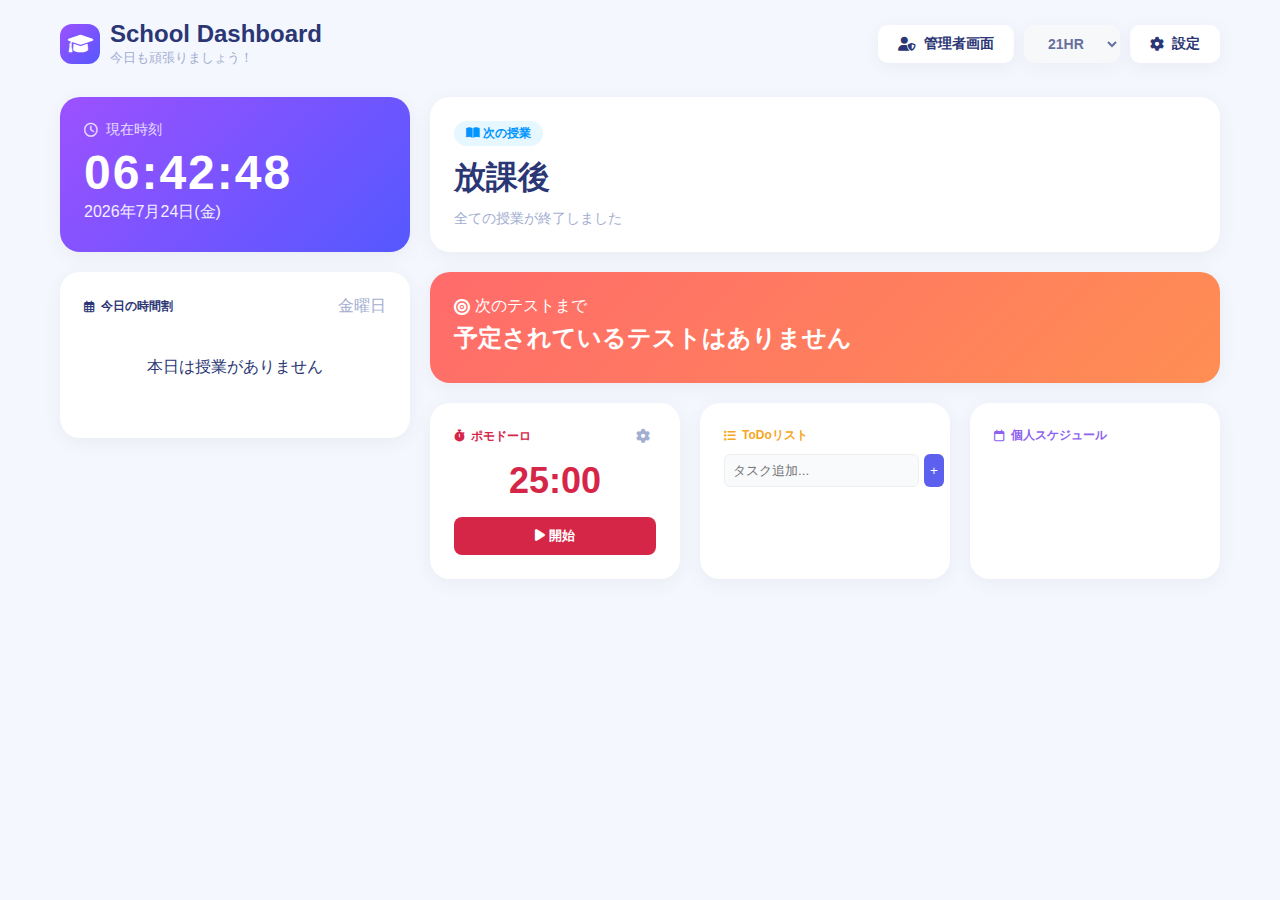
<file: index.html>
<!DOCTYPE html>
<html lang="ja">
<head>
    <meta charset="UTF-8">
    <meta name="viewport" content="width=device-width, initial-scale=1.0">
    <title>School Dashboard</title>
    <link rel="stylesheet" href="style.css">
    <link rel="stylesheet" href="https://cdnjs.cloudflare.com/ajax/libs/font-awesome/6.0.0/css/all.min.css">
</head>
<body>
    <div class="container">
        <header class="header">
            <div class="logo-area">
                <div class="logo-icon"><i class="fas fa-graduation-cap"></i></div>
                <div>
                    <h2 style="margin:0;">School Dashboard</h2>
                    <small style="color:var(--text-sub)">今日も頑張りましょう！</small>
                </div>
            </div>
            <div class="nav-group">
                <a href="admin.html" class="nav-btn"><i class="fas fa-user-shield"></i> 管理者画面</a>
                
                <select id="userClassDisplay" class="nav-btn" disabled style="background:#f9f9f9; cursor:default;"><option>読込中...</option></select>
                <a href="settings.html" class="nav-btn"><i class="fas fa-cog"></i> 設定</a>
            </div>
        </header>

        <div class="dashboard-grid">
            <div class="card clock-card">
                <div class="clock-header"><i class="far fa-clock"></i> 現在時刻</div>
                <div class="time-display" id="clockTime">--:--:--</div>
                <div class="date-display" id="clockDate">----/--/--</div>
            </div>

            <div class="card next-class-card">
                <div class="badge"><i class="fas fa-book-open"></i> 次の授業</div>
                <div class="subject-large" id="nextClassSubject">読み込み中...</div>
                <div style="color:var(--text-sub); font-size:14px;" id="nextClassTime">--:--</div>
            </div>

            <div class="card schedule-card">
                <div class="card-header-flex">
                    <div class="card-title"><i class="far fa-calendar-alt"></i> 今日の時間割</div>
                    <span id="scheduleDay" style="color:var(--text-sub)">-曜日</span>
                </div>
                <ul class="schedule-list" id="scheduleList">
                    </ul>
            </div>

            <div class="card test-card">
                <div class="test-info">
                    <div style="display:flex; align-items:center; gap:5px;"><i class="fas fa-bullseye"></i> 次のテストまで</div>
                    <h2 style="margin:5px 0;" id="testName">予定なし</h2>
                </div>
                <div class="countdown-timer" id="testTimer"></div>
            </div>

            <div class="tools-area">
                <div class="card">
                    <div class="card-header-flex">
                        <div class="card-title" style="color:#D62648;"><i class="fas fa-stopwatch"></i> ポモドーロ</div>
                        <button class="icon-btn" onclick="openPomoModal()"><i class="fas fa-cog"></i></button>
                    </div>
                    <div class="timer-display" id="pomoTimer">25:00</div>
                    <button class="pomo-btn" id="pomoBtn"><i class="fas fa-play"></i> 開始</button>
                </div>

                <div class="card">
                    <div class="card-header-flex">
                        <div class="card-title" style="color:#F5A623;"><i class="fas fa-list"></i> ToDoリスト</div>
                    </div>
                    <div class="todo-input-group">
                        <input type="text" class="todo-input" id="newTodo" placeholder="タスク追加...">
                        <button class="add-btn" id="addTodoBtn">+</button>
                    </div>
                    <ul class="todo-list" id="todoList"></ul>
                </div>

                <div class="card">
                    <div class="card-header-flex">
                        <div class="card-title" style="color:#8F5FEF;"><i class="far fa-calendar"></i> 個人スケジュール</div>
                    </div>
                    <div id="calendarArea" style="font-size:12px; color:var(--text-sub);">
                        </div>
                </div>
            </div>
        </div>
    </div>

    <div id="pomoModal" class="modal">
        <div class="modal-content">
            <h3>タイマー設定</h3>
            <p style="font-size:14px; color:#666;">集中する時間を設定してください（分）</p>
            <input type="number" id="pomoDurationInput" class="form-control" value="25" min="1" max="60">
            <div style="display:flex; gap:10px; margin-top:15px;">
                <button class="btn-primary" onclick="savePomoSetting()" style="background:var(--primary);">保存</button>
                <button class="btn-primary" onclick="closePomoModal()" style="background:#ccc;">キャンセル</button>
            </div>
        </div>
    </div>

    <script src="script.js"></script>
    <script>
        document.addEventListener('DOMContentLoaded', () => {
            initClock();
            loadGlobalData().then(() => {
                renderHome();
            });
            initPomodoro();
            initTodo();
        });
    </script>
</body>
</html>
</file>
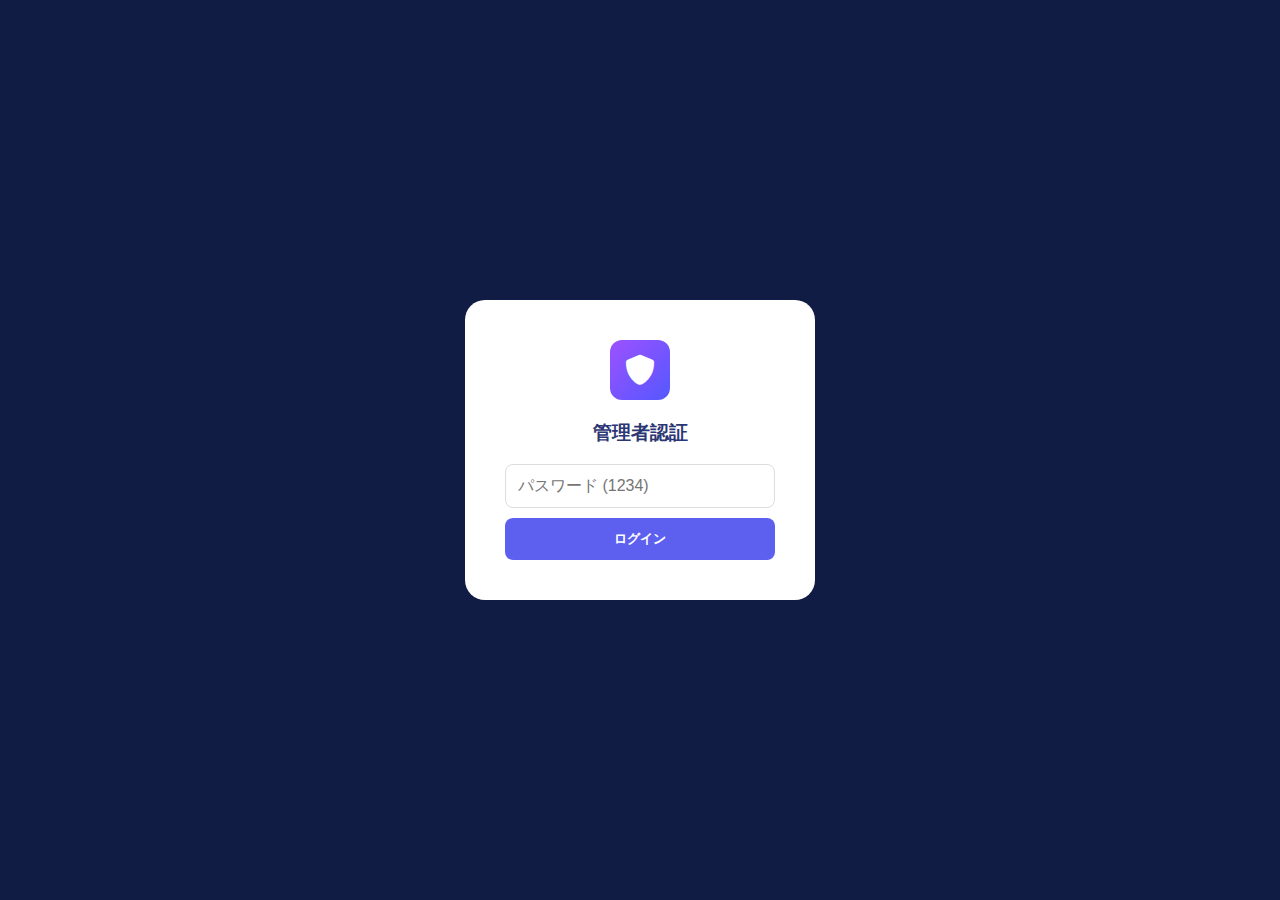
<file: admin.html>
<!DOCTYPE html>
<html lang="ja">
<head>
    <meta charset="UTF-8">
    <meta name="viewport" content="width=device-width, initial-scale=1.0">
    <title>管理者設定</title>
    <link rel="stylesheet" href="style.css">
    <link rel="stylesheet" href="https://cdnjs.cloudflare.com/ajax/libs/font-awesome/6.0.0/css/all.min.css">
</head>
<body>
    <div id="loginOverlay" class="admin-login-wrapper">
        <div class="login-box">
            <div class="logo-icon" style="margin:0 auto 20px auto; width:60px; height:60px; font-size:30px;">
                <i class="fas fa-shield-alt"></i>
            </div>
            <h3>管理者認証</h3>
            <div class="form-group">
                <input type="password" id="adminPass" class="form-control" placeholder="パスワード (1234)">
            </div>
            <button class="btn-primary" onclick="checkLogin()">ログイン</button>
        </div>
    </div>

    <div id="adminPanel" class="container" style="display:none;">
        <header class="header">
            <a href="index.html" style="color:var(--text-sub); text-decoration:none;"><i class="fas fa-arrow-left"></i> 生徒画面プレビュー</a>
            <h2>管理者設定</h2>
            <button class="nav-btn" onclick="logout()">ログアウト</button>
        </header>

        <div class="card" style="margin-bottom:20px; border:2px solid var(--primary);">
            <div style="display:flex; justify-content:space-between; cursor:pointer;" onclick="document.getElementById('ghSettings').style.display = document.getElementById('ghSettings').style.display==='none'?'block':'none'">
                <strong><i class="fab fa-github"></i> データ保存用設定 (GitHub Token)</strong>
                <i class="fas fa-chevron-down"></i>
            </div>
            <div id="ghSettings" style="display:none; margin-top:15px;">
                <div class="form-group">
                    <label>GitHub Personal Access Token (repo scope)</label>
                    <input type="password" id="ghToken" class="form-control" placeholder="ghp_xxxxxxxxxxxx">
                </div>
                <div class="row">
                    <input type="text" id="ghUser" class="form-control" placeholder="ユーザー名 (例: yourname)">
                    <input type="text" id="ghRepo" class="form-control" placeholder="リポジトリ名 (例: school-dash)">
                </div>
                <small style="color:red;">※このトークンはブラウザに保存されません。更新の度に入力するか、運用時は慎重に扱ってください。</small>
            </div>
        </div>

        <div class="tab-nav">
            <button class="tab-btn active" onclick="switchTab('time')">① 時限設定</button>
            <button class="tab-btn" onclick="switchTab('schedule')">② 時間割</button>
            <button class="tab-btn" onclick="switchTab('test')">③ テスト設定</button>
        </div>

        <div id="tab-time" class="tab-content active">
            <div class="card">
                <h3>時限開始・終了時刻</h3>
                <div id="timeSettingsContainer"></div>
            </div>
        </div>

        <div id="tab-schedule" class="tab-content">
            <div class="card">
                <div class="row">
                    <select id="adminClassSelect" class="form-control" onchange="renderAdminSchedule()">
                        <option value="21HR">21HR</option>
                        </select>
                    <select id="adminDaySelect" class="form-control" onchange="renderAdminSchedule()">
                        <option value="Mon">月曜日</option>
                        <option value="Tue">火曜日</option>
                        <option value="Wed">水曜日</option>
                        <option value="Thu">木曜日</option>
                        <option value="Fri">金曜日</option>
                    </select>
                </div>
                <div id="scheduleInputs"></div>
            </div>
        </div>

        <div id="tab-test" class="tab-content">
            <div class="card">
                <h3>新しいテストを追加</h3>
                <div class="row">
                    <input type="text" id="newTestName" class="form-control" placeholder="テスト名 (例: 中間テスト)">
                    <input type="date" id="newTestDate" class="form-control">
                </div>
                <button class="btn-primary" onclick="addTest()">＋ テストを追加</button>
                <hr>
                <div id="testList"></div>
            </div>
        </div>

        <div style="position:fixed; bottom:20px; right:20px; width:300px;">
            <button class="btn-primary" style="background:#2B3674; box-shadow:0 10px 30px rgba(0,0,0,0.3);" onclick="saveToGitHub()">
                <i class="fas fa-save"></i> 変更を全生徒に公開 (GitHub保存)
            </button>
        </div>
    </div>
    <script src="script.js"></script>
    <script>
        // 管理画面用ロジック
        let globalData = null;

        document.addEventListener('DOMContentLoaded', async () => {
            globalData = await loadGlobalData();
            renderTimeSettings();
            renderAdminSchedule();
            renderTestList();
        });

        function checkLogin() {
            if(document.getElementById('adminPass').value === '1234') {
                document.getElementById('loginOverlay').style.display = 'none';
                document.getElementById('adminPanel').style.display = 'block';
            } else {
                alert('パスワードが違います');
            }
        }
        function logout() { location.reload(); }

        function switchTab(tabId) {
            document.querySelectorAll('.tab-content').forEach(el => el.classList.remove('active'));
            document.querySelectorAll('.tab-btn').forEach(el => el.classList.remove('active'));
            document.getElementById('tab-'+tabId).classList.add('active');
            event.target.classList.add('active');
        }

        // --- レンダリング系 ---
        function renderTimeSettings() {
            const container = document.getElementById('timeSettingsContainer');
            container.innerHTML = globalData.timeSettings.map((t, index) => `
                <div class="row">
                    <div style="width:40px; font-weight:bold; background:var(--primary); color:white; text-align:center; border-radius:4px;">${t.period}</div>
                    <input type="time" value="${t.start}" onchange="updateTime(${index}, 'start', this.value)" class="form-control">
                    <span>〜</span>
                    <input type="time" value="${t.end}" onchange="updateTime(${index}, 'end', this.value)" class="form-control">
                </div>
            `).join('');
        }

        function renderAdminSchedule() {
            const cls = document.getElementById('adminClassSelect').value;
            const day = document.getElementById('adminDaySelect').value;
            const subjects = globalData.schedules[cls][day] || Array(7).fill("");
            
            const container = document.getElementById('scheduleInputs');
            container.innerHTML = subjects.map((sub, i) => `
                <div class="row">
                    <span style="width:30px;">${i+1}限</span>
                    <input type="text" value="${sub}" class="form-control" onchange="updateSchedule('${cls}', '${day}', ${i}, this.value)">
                </div>
            `).join('');
        }

        function renderTestList() {
            document.getElementById('testList').innerHTML = globalData.tests.map((t, i) => `
                <div class="row" style="background:#f9f9f9; padding:10px; border-radius:8px;">
                    <div>${t.name} (${t.date})</div>
                    <button onclick="deleteTest(${i})" style="background:#ff6b6b; border:none; color:white; border-radius:4px; margin-left:auto;">削除</button>
                </div>
            `).join('');
        }

        // --- データ更新ロジック ---
        function updateTime(index, key, val) { globalData.timeSettings[index][key] = val; }
        
        function updateSchedule(cls, day, index, val) {
            if(!globalData.schedules[cls][day]) globalData.schedules[cls][day] = Array(7).fill("");
            globalData.schedules[cls][day][index] = val;
        }

        function addTest() {
            const name = document.getElementById('newTestName').value;
            const date = document.getElementById('newTestDate').value;
            if(name && date) {
                globalData.tests.push({name, date});
                renderTestList();
                document.getElementById('newTestName').value = '';
            }
        }
        function deleteTest(index) {
            globalData.tests.splice(index, 1);
            renderTestList();
        }

        // --- GitHub保存 (最重要) ---
        async function saveToGitHub() {
            const token = document.getElementById('ghToken').value;
            const user = document.getElementById('ghUser').value;
            const repo = document.getElementById('ghRepo').value;

            if(!token || !user || !repo) {
                alert('GitHub設定（トークン、ユーザー名、リポジトリ名）を入力してください');
                return;
            }

            // 1. Get current SHA
            try {
                const getRes = await fetch(`https://api.github.com/repos/${user}/${repo}/contents/data.json`, {
                    headers: { 'Authorization': `token ${token}` }
                });
                const getData = await getRes.json();
                
                // 2. Update content
                const content = btoa(unescape(encodeURIComponent(JSON.stringify(globalData, null, 2)))); // Base64 encode for UTF-8
                
                const putRes = await fetch(`https://api.github.com/repos/${user}/${repo}/contents/data.json`, {
                    method: 'PUT',
                    headers: {
                        'Authorization': `token ${token}`,
                        'Content-Type': 'application/json'
                    },
                    body: JSON.stringify({
                        message: "Update schedule from Admin Panel",
                        content: content,
                        sha: getData.sha
                    })
                });

                if(putRes.ok) {
                    alert('保存成功！数分後に生徒画面に反映されます。');
                } else {
                    const err = await putRes.json();
                    alert('保存エラー: ' + err.message);
                }
            } catch(e) {
                alert('通信エラー: ' + e);
            }
        }
    </script>
</body>
</html>
</file>
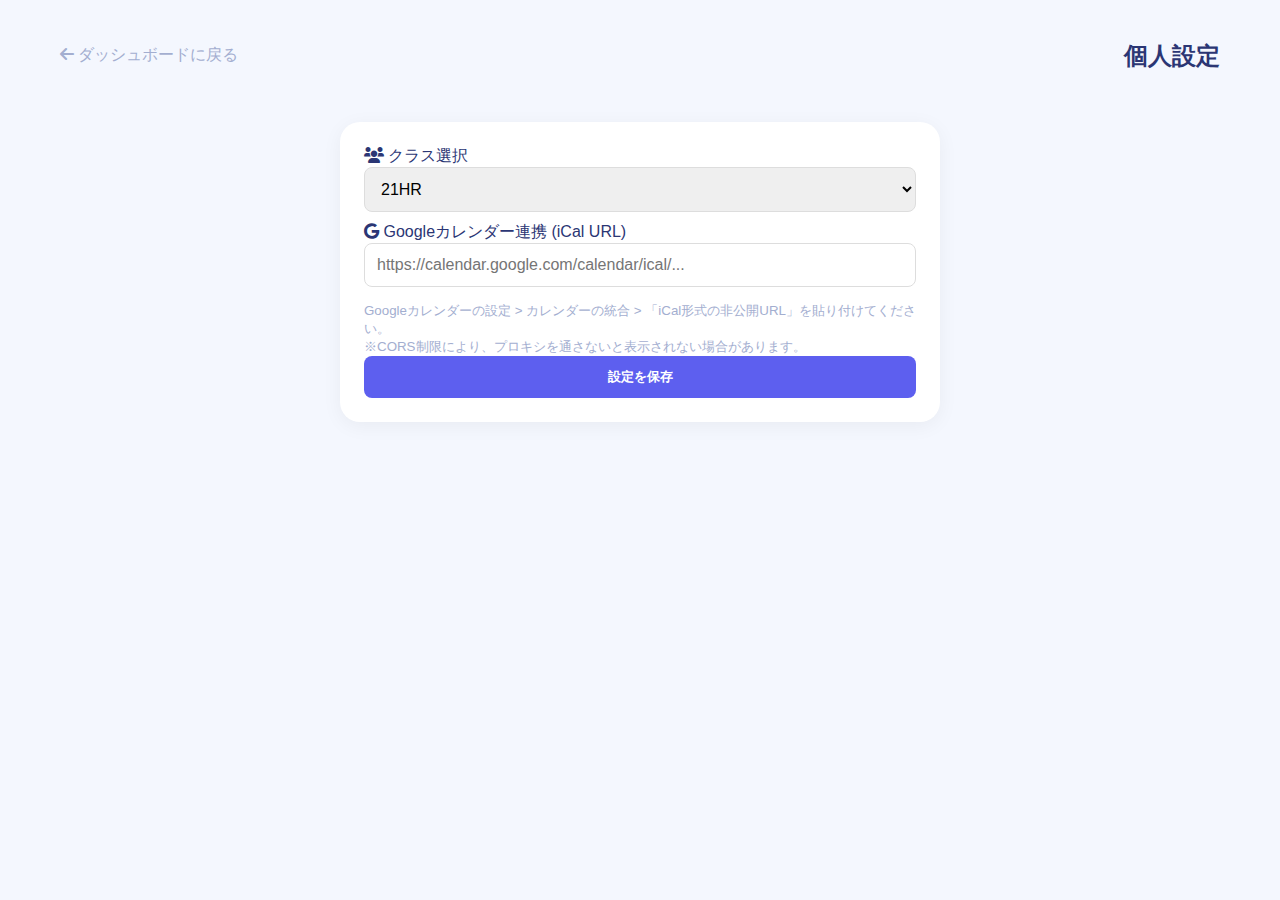
<file: settings.html>
<!DOCTYPE html>
<html lang="ja">
<head>
    <meta charset="UTF-8">
    <meta name="viewport" content="width=device-width, initial-scale=1.0">
    <title>個人設定 - Dashboard</title>
    <link rel="stylesheet" href="style.css">
    <link rel="stylesheet" href="https://cdnjs.cloudflare.com/ajax/libs/font-awesome/6.0.0/css/all.min.css">
</head>
<body>
    <div class="container">
        <header class="header">
            <a href="index.html" style="color:var(--text-sub); text-decoration:none;"><i class="fas fa-arrow-left"></i> ダッシュボードに戻る</a>
            <h2>個人設定</h2>
        </header>

        <div class="card" style="max-width: 600px; margin: 0 auto;">
            <div class="form-group">
                <label><i class="fas fa-users"></i> クラス選択</label>
                <select id="classSelect" class="form-control">
                    <option value="21HR">21HR</option>
                    <option value="22HR">22HR</option>
                    <option value="23HR">23HR</option>
                    <option value="24HR">24HR</option>
                    <option value="25HR">25HR</option>
                    <option value="26HR">26HR</option>
                    <option value="27HR">27HR</option>
                    <option value="28HR">28HR</option>
                </select>
            </div>

            <div class="form-group">
                <label><i class="fab fa-google"></i> Googleカレンダー連携 (iCal URL)</label>
                <input type="text" id="icalUrl" class="form-control" placeholder="https://calendar.google.com/calendar/ical/...">
                <small style="color:var(--text-sub); display:block; margin-top:5px;">
                    Googleカレンダーの設定 > カレンダーの統合 > 「iCal形式の非公開URL」を貼り付けてください。<br>
                    ※CORS制限により、プロキシを通さないと表示されない場合があります。
                </small>
            </div>

            <button class="btn-primary" onclick="saveSettings()">設定を保存</button>
        </div>
    </div>
    <script src="script.js"></script>
    <script>
        document.addEventListener('DOMContentLoaded', () => {
            const savedClass = localStorage.getItem('userClass') || '21HR';
            document.getElementById('classSelect').value = savedClass;
            document.getElementById('icalUrl').value = localStorage.getItem('icalUrl') || '';
        });

        function saveSettings() {
            localStorage.setItem('userClass', document.getElementById('classSelect').value);
            localStorage.setItem('icalUrl', document.getElementById('icalUrl').value);
            alert('保存しました');
            window.location.href = 'index.html';
        }
    </script>
</body>
</html>
</file>
<file: style.css>
:root {
  /* ご要望の「紫から青」へのグラデーション */
  --primary-grad: linear-gradient(135deg, #9C51FF 0%, #5558FF 100%);
  --primary: #5D5FEF;
  --bg: #F4F7FE;
  --white: #FFFFFF;
  --text-main: #2B3674;
  --text-sub: #A3AED0;
  --danger-grad: linear-gradient(135deg, #FF6B6B 0%, #FF8E53 100%);
  --shadow: 0px 4px 20px rgba(0, 0, 0, 0.05);
  --radius: 20px;
}

* { box-sizing: border-box; font-family: 'Noto Sans JP', sans-serif; }
body { margin: 0; background-color: var(--bg); color: var(--text-main); }

/* Layouts */
.container { max-width: 1200px; margin: 0 auto; padding: 20px; }
.header { display: flex; justify-content: space-between; align-items: center; margin-bottom: 30px; }
.logo-area { display: flex; align-items: center; gap: 10px; }

/* ロゴにグラデーション適用 */
.logo-icon { 
    width: 40px; height: 40px; 
    background: var(--primary-grad); 
    border-radius: 12px; 
    display: flex; align-items: center; justify-content: center; 
    color: white; font-size: 20px; 
}

.nav-group { display: flex; gap: 10px; align-items: center; }
.nav-btn { 
    text-decoration: none; color: var(--text-main); background: var(--white); 
    padding: 10px 20px; border-radius: 10px; box-shadow: var(--shadow); 
    font-weight: bold; font-size: 14px; transition: 0.2s; border: none; cursor: pointer;
    display: flex; align-items: center; gap: 8px;
}
.nav-btn:hover { color: var(--primary); transform: translateY(-2px); }

/* Dashboard Grid */
.dashboard-grid {
  display: grid;
  grid-template-columns: 350px 1fr;
  grid-template-rows: auto auto auto;
  gap: 20px;
}

/* Cards */
.card { background: var(--white); border-radius: var(--radius); padding: 24px; box-shadow: var(--shadow); position: relative; overflow: hidden; }

/* Clock Card - グラデーション適用 */
.clock-card { 
    background: var(--primary-grad); 
    color: white; 
    grid-column: 1 / 2; grid-row: 1 / 2; 
}
.clock-header { display: flex; align-items: center; gap: 8px; opacity: 0.8; font-size: 14px; margin-bottom: 10px; }
.time-display { font-size: 48px; font-weight: bold; letter-spacing: 2px; line-height: 1; margin-bottom: 5px; }
.date-display { opacity: 0.9; font-weight: 500; }

/* Next Class */
.next-class-card { grid-column: 2 / 3; grid-row: 1 / 2; display: flex; flex-direction: column; justify-content: center; }
.subject-large { font-size: 32px; font-weight: bold; margin: 10px 0; }
.badge { background: #E6F7FF; color: #0095FF; padding: 4px 12px; border-radius: 20px; font-size: 12px; font-weight: bold; width: fit-content; }

/* Schedule */
.schedule-card { grid-column: 1 / 2; grid-row: 2 / 4; height: fit-content;}
.schedule-list { list-style: none; padding: 0; margin-top: 20px; }
.schedule-item { display: flex; align-items: center; padding: 12px 0; border-bottom: 1px solid #f0f0f0; }
.period-num { background: #F4F7FE; color: var(--text-sub); width: 30px; height: 30px; display: flex; align-items: center; justify-content: center; border-radius: 8px; font-weight: bold; margin-right: 15px; }
.subject-name { font-weight: 600; flex-grow: 1; }
.schedule-time { font-size: 12px; color: var(--text-sub); }
.current-class { background: #F0F2FF; border-radius: 10px; padding: 10px; border: 1px solid var(--primary); }
.current-class .period-num { background: var(--primary); color: white; }

/* Test Countdown */
.test-card { grid-column: 2 / 3; grid-row: 2 / 3; background: var(--danger-grad); color: white; display: flex; align-items: center; justify-content: space-between; }
.test-info h3 { margin: 0 0 5px 0; font-size: 14px; opacity: 0.9; }
.countdown-timer { font-size: 24px; font-weight: bold; }

/* Tools Area */
.tools-area { grid-column: 2 / 3; grid-row: 3 / 4; display: grid; grid-template-columns: 1fr 1fr 1fr; gap: 20px; }

/* Card Header Utils */
.card-header-flex { display: flex; justify-content: space-between; align-items: center; margin-bottom: 10px; }
.card-title { font-weight: bold; font-size: 12px; display: flex; align-items: center; gap: 6px; }
.icon-btn { background: none; border: none; color: var(--text-sub); cursor: pointer; transition: 0.2s; font-size: 14px; }
.icon-btn:hover { color: var(--primary); }

/* Pomodoro */
.timer-display { font-size: 36px; color: #D62648; font-weight: bold; text-align: center; margin: 15px 0; }
.pomo-btn { width: 100%; background: #D62648; color: white; border: none; padding: 10px; border-radius: 8px; cursor: pointer; font-weight: bold; transition: 0.2s; }
.pomo-btn:hover { opacity: 0.9; }

/* ToDo */
.todo-input-group { display: flex; gap: 5px; margin-bottom: 10px; }
.todo-input { flex: 1; border: 1px solid #eee; padding: 8px; border-radius: 6px; background: #F9FAFC; }
.add-btn { background: var(--primary); color: white; border: none; width: 32px; border-radius: 6px; cursor: pointer; }
.todo-list { list-style: none; padding: 0; max-height: 150px; overflow-y: auto; }
.todo-item { display: flex; align-items: center; gap: 8px; padding: 5px 0; font-size: 13px; }
.todo-item.done span { text-decoration: line-through; color: var(--text-sub); }

/* Modal (Popup) */
.modal { display: none; position: fixed; top:0; left:0; width:100%; height:100%; background:rgba(0,0,0,0.5); z-index:999; justify-content:center; align-items:center; }
.modal.active { display: flex; }
.modal-content { background: white; padding: 25px; border-radius: 15px; width: 300px; text-align: center; box-shadow: 0 10px 30px rgba(0,0,0,0.2); }
.modal h3 { margin-top: 0; }

/* Mobile Responsive */
@media (max-width: 768px) {
  .dashboard-grid { grid-template-columns: 1fr; display: flex; flex-direction: column; }
  .tools-area { grid-template-columns: 1fr; }
}

/* Admin/Login Styles */
.admin-login-wrapper { height: 100vh; display: flex; align-items: center; justify-content: center; background: #111C44; }
.login-box { background: white; padding: 40px; border-radius: 20px; width: 350px; text-align: center; }
.form-control { width: 100%; padding: 12px; border: 1px solid #ddd; border-radius: 8px; font-size: 16px; margin-bottom: 10px;}
.btn-primary { background: var(--primary); color: white; border: none; padding: 12px; width: 100%; border-radius: 8px; cursor: pointer; font-weight: bold; }
.tab-nav { display: flex; gap: 20px; margin-bottom: 20px; border-bottom: 1px solid #ddd; padding-bottom: 10px; }
.tab-btn { background: none; border: none; padding: 10px 20px; cursor: pointer; font-weight: bold; color: var(--text-sub); }
.tab-btn.active { color: var(--primary); border-bottom: 3px solid var(--primary); }
.tab-content { display: none; }
.tab-content.active { display: block; }
.row { display: flex; gap: 10px; margin-bottom: 10px; align-items: center; }
</file>
